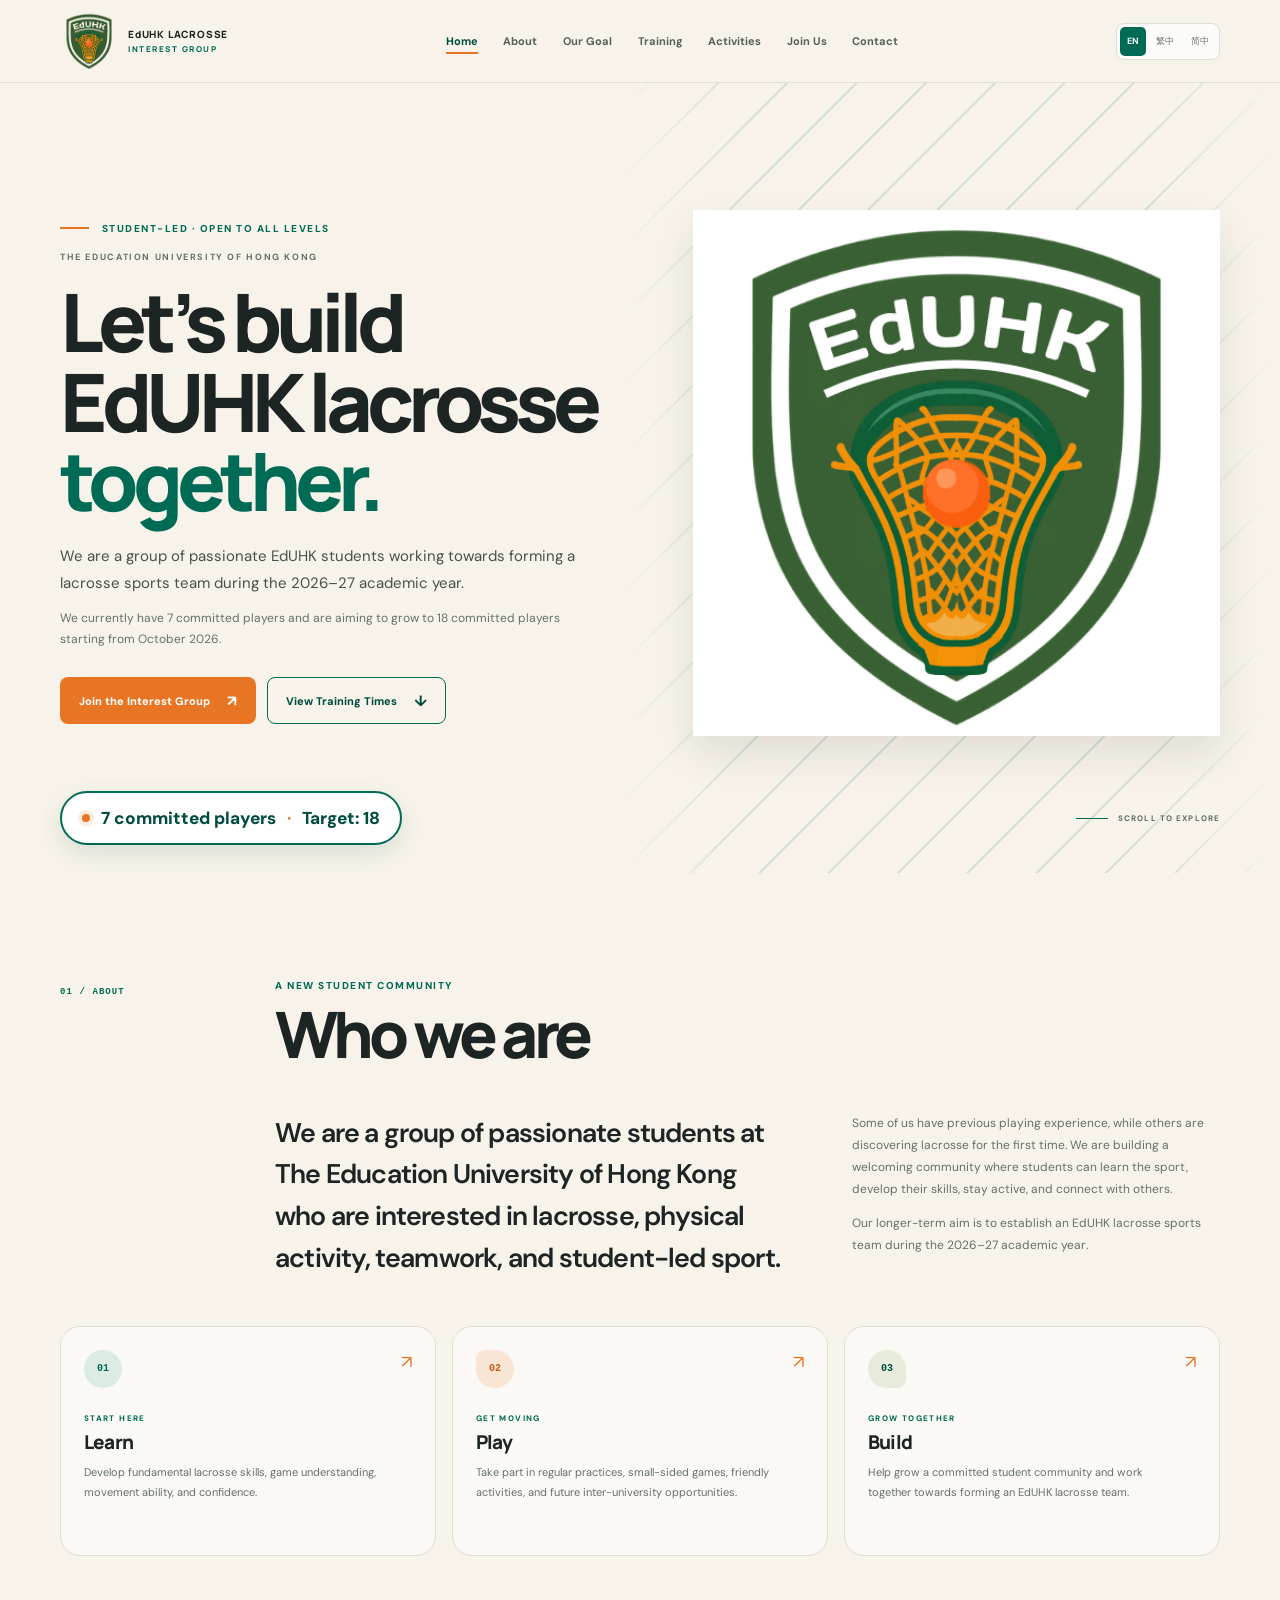
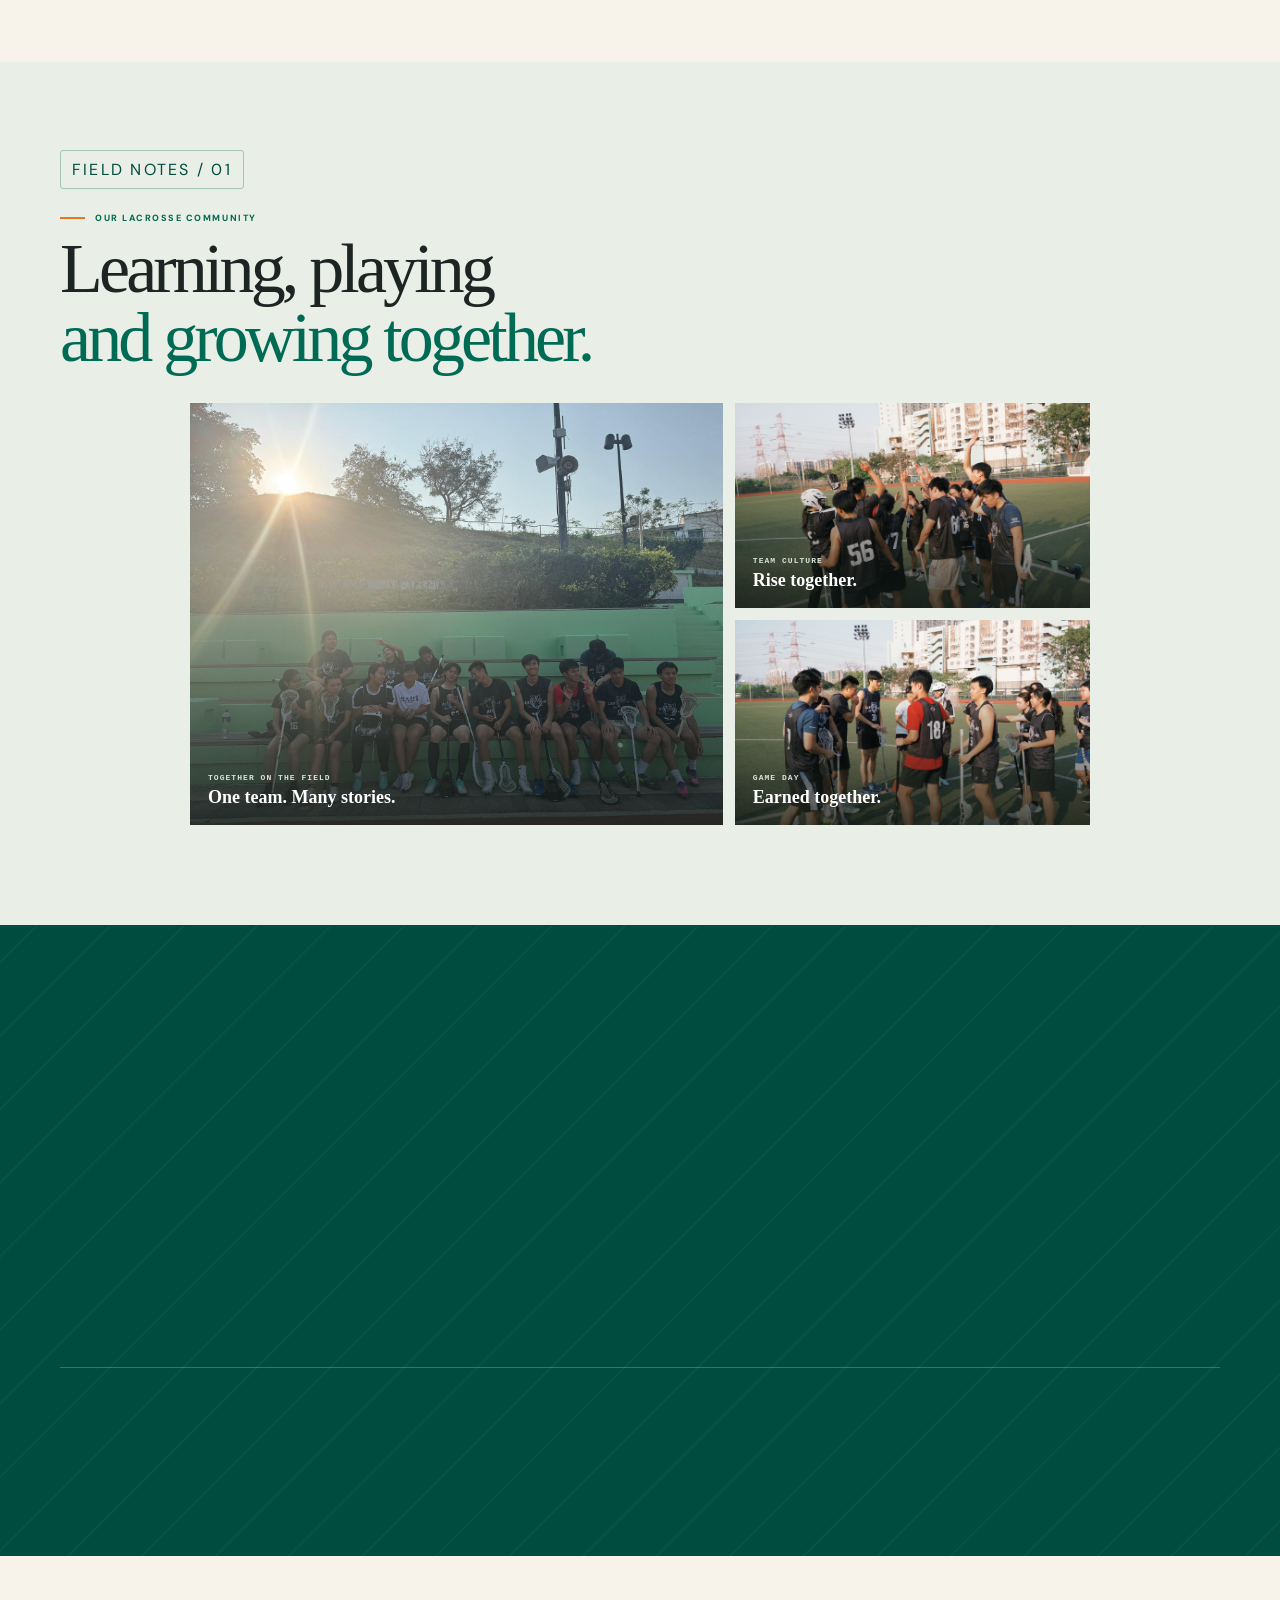
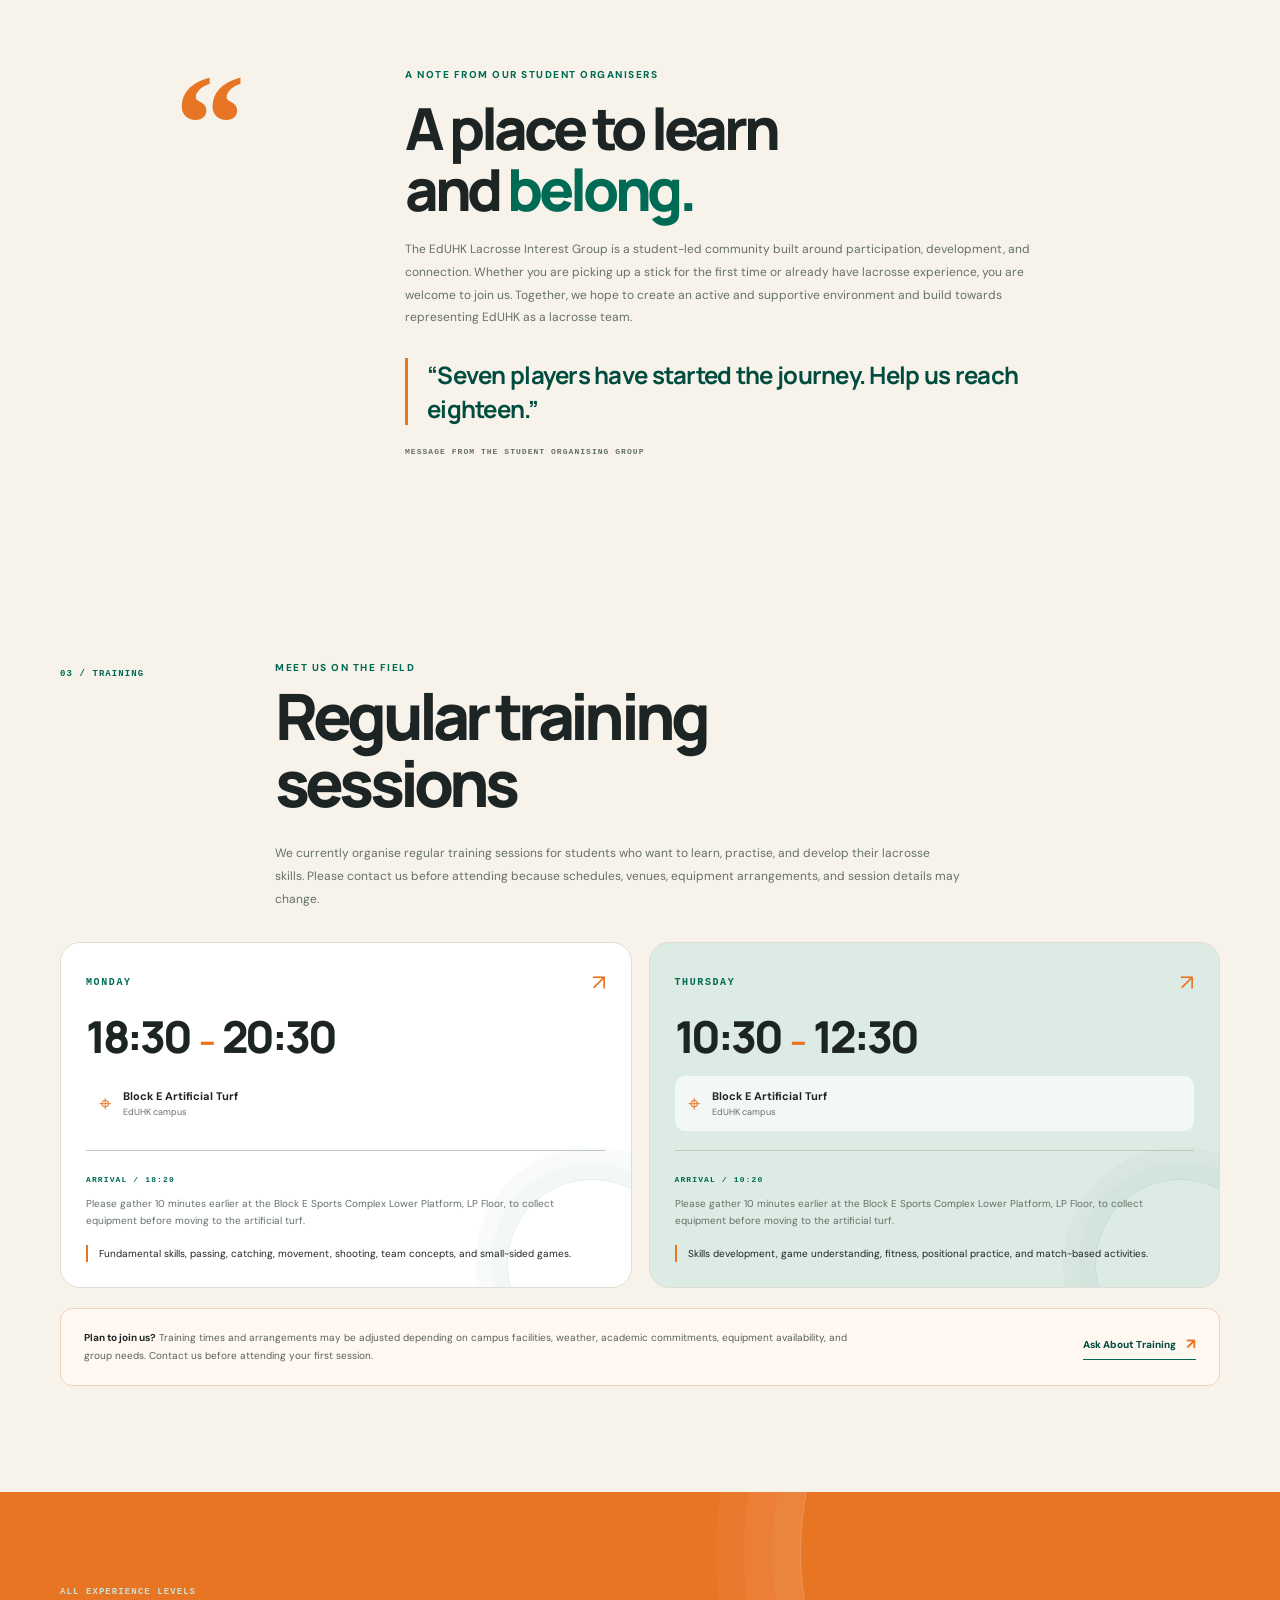
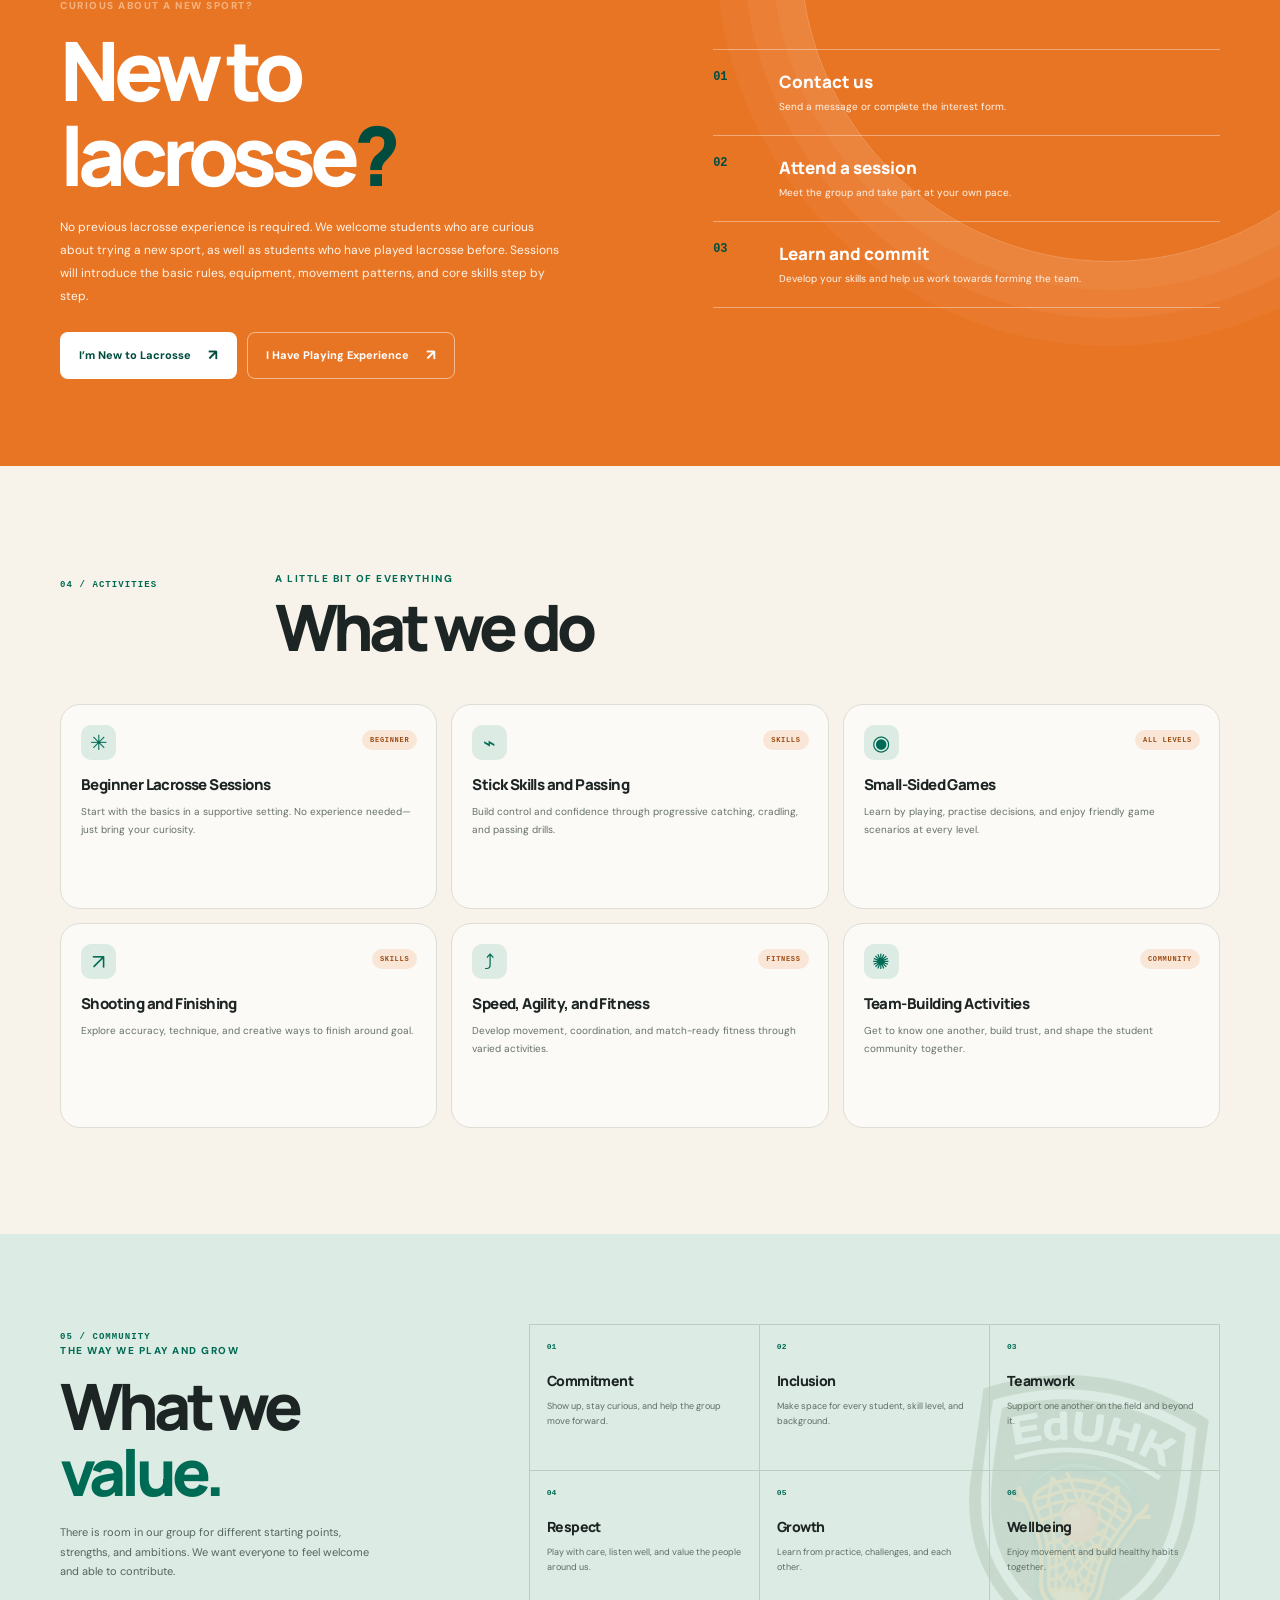
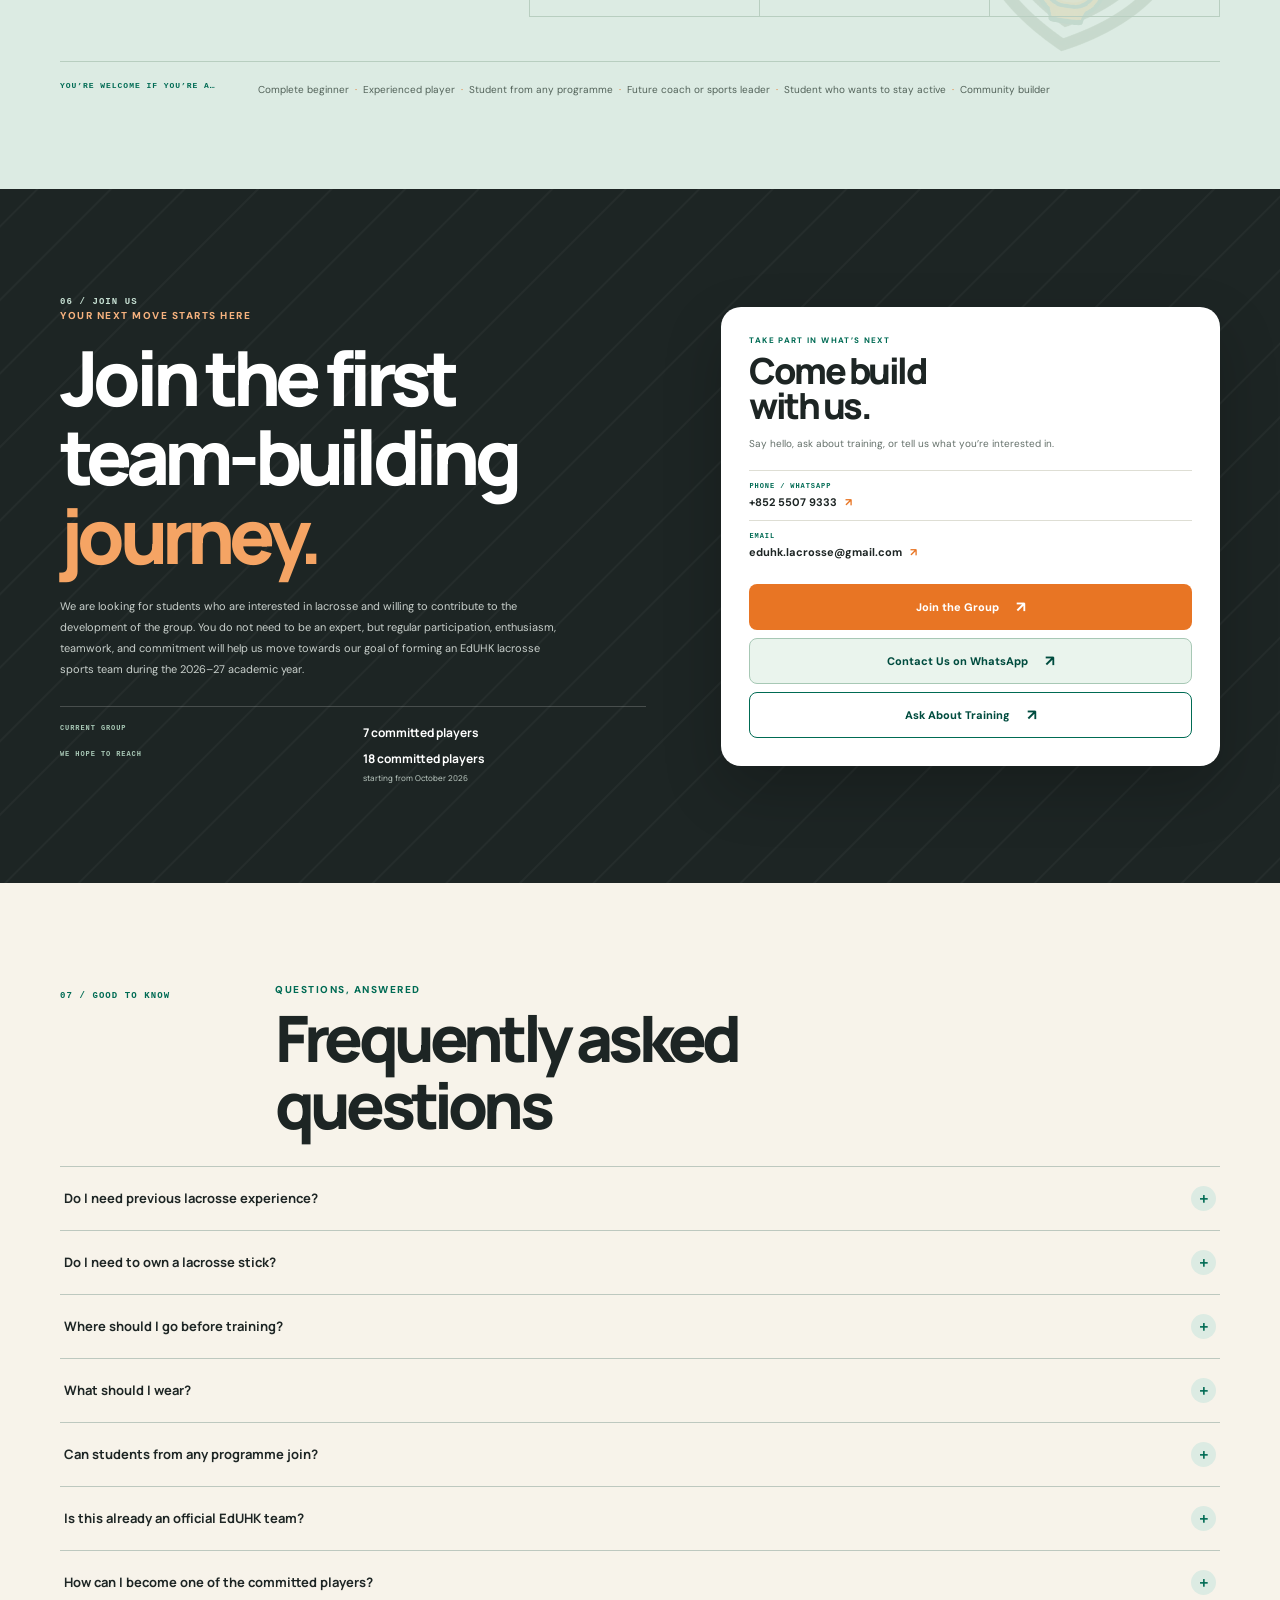
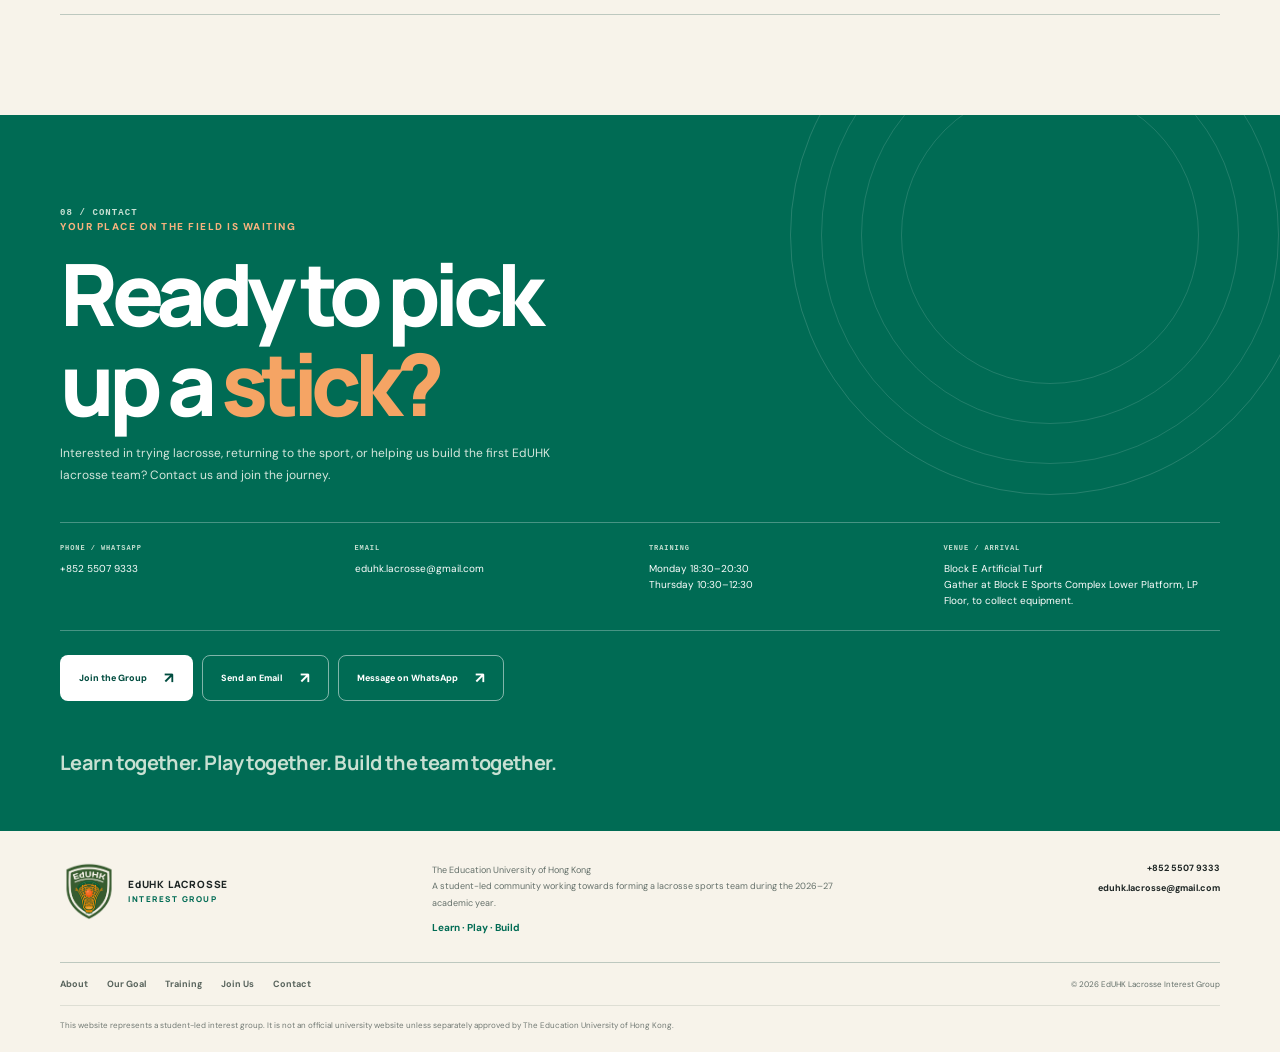
<file: index.html>
<!doctype html>
<html lang="en">
  <head>
    <meta charset="UTF-8" />
    <meta name="viewport" content="width=device-width, initial-scale=1.0" />
    <meta name="theme-color" content="#f7f3ea" />
    <meta name="description" content="Join the student-led EdUHK Lacrosse Interest Group. Learn the sport, meet teammates, and help build towards an EdUHK lacrosse team for 2026–27." />
    <title>EdUHK Lacrosse Interest Group</title>
    <link rel="stylesheet" href="style.css" />
    <script src="script.js" defer></script>
  </head>
  <body>
    <a class="skip-link" href="#main-content">Skip to content</a>
    <header class="site-header">
      <a class="brand" href="#home" aria-label="EdUHK Lacrosse Interest Group home"><img class="brand-mark" src="assets/img/emblem.png" alt="" /><span class="brand-name">EdUHK LACROSSE<small>INTEREST GROUP</small></span></a>
      <!-- Approved logo placement: insert an authorised EdUHK or group logo here only after approval. No official logo is used on this site. -->
      <button class="menu-toggle" type="button" aria-expanded="false" aria-controls="primary-navigation" aria-label="Open navigation"><span></span><span></span><span class="menu-label">Menu</span></button>
      <nav class="primary-navigation" id="primary-navigation" aria-label="Main navigation">
        <a href="#home">Home</a><a href="#about">About</a><a href="#goal">Our Goal</a><a href="#training">Training</a><a href="#activities">Activities</a><a href="#join">Join Us</a><a href="#contact">Contact</a>
      </nav>
      <div class="language-switcher" role="group" aria-label="Choose language">
        <button type="button" data-language="en" aria-pressed="false">EN</button>
        <button type="button" data-language="zh-hant" aria-pressed="false">繁中</button>
        <button type="button" data-language="zh-hans" aria-pressed="false">简中</button>
      </div>
    </header>

    <main id="main-content">
      <section class="hero" id="home" aria-labelledby="hero-title">
        <div class="hero-pattern" aria-hidden="true"></div>
        <div class="hero-content">
          <p class="eyebrow"><span class="eyebrow-line"></span> Student-led · Open to all levels</p>
          <p class="hero-label">THE EDUCATION UNIVERSITY OF HONG KONG</p>
          <h1 id="hero-title">Let’s build<br />EdUHK lacrosse<br /><span>together.</span></h1>
          <p class="hero-intro">We are a group of passionate EdUHK students working towards forming a lacrosse sports team during the 2026–27 academic year.</p>
          <p class="hero-detail">We currently have 7 committed players and are aiming to grow to 18 committed players starting from October 2026.</p>
          <div class="hero-actions"><a class="button button-primary" href="https://docs.google.com/forms/d/e/1FAIpQLScw_G3XYBwm4fAk4PmHPFVujRkLZhm_XG7UVZ4OKYPaZ5DOIA/viewform?usp=publish-editor" target="_blank" rel="noopener noreferrer">Join the Interest Group <span aria-hidden="true">↗</span></a><a class="button button-outline" href="#training">View Training Times <span aria-hidden="true">↓</span></a></div>
        </div>
        <div class="hero-visual">
          <img class="hero-emblem" src="assets/img/emblem.png" alt="EdUHK Lacrosse Emblemcrest showing the green-and-orange lacrosse crest" />
        </div>
        <div class="hero-bottom"><span class="status-badge"><span class="status-dot"></span> 7 committed players <b>·</b> Target: 18</span><a class="scroll-cue" href="#about"><span class="scroll-cue-line"></span> SCROLL TO EXPLORE</a></div>
      </section>

      <section class="section about-section" id="about" aria-labelledby="about-title">
        <div class="section-heading reveal"><p class="section-number">01 / ABOUT</p><div><p class="eyebrow">A new student community</p><h2 id="about-title">Who we are</h2></div></div>
        <div class="about-copy reveal"><p class="lead-copy">We are a group of passionate students at The Education University of Hong Kong who are interested in lacrosse, physical activity, teamwork, and student-led sport.</p><div class="about-copy-secondary"><p>Some of us have previous playing experience, while others are discovering lacrosse for the first time. We are building a welcoming community where students can learn the sport, develop their skills, stay active, and connect with others.</p><p>Our longer-term aim is to establish an EdUHK lacrosse sports team during the 2026–27 academic year.</p></div></div>
        <div class="feature-grid">
          <article class="feature-card reveal"><span class="feature-icon icon-learn" aria-hidden="true">01</span><p class="card-label">START HERE</p><h3>Learn</h3><p>Develop fundamental lacrosse skills, game understanding, movement ability, and confidence.</p><span class="card-arrow" aria-hidden="true">↗</span></article>
          <article class="feature-card reveal"><span class="feature-icon icon-play" aria-hidden="true">02</span><p class="card-label">GET MOVING</p><h3>Play</h3><p>Take part in regular practices, small-sided games, friendly activities, and future inter-university opportunities.</p><span class="card-arrow" aria-hidden="true">↗</span></article>
          <article class="feature-card reveal"><span class="feature-icon icon-build" aria-hidden="true">03</span><p class="card-label">GROW TOGETHER</p><h3>Build</h3><p>Help grow a committed student community and work together towards forming an EdUHK lacrosse team.</p><span class="card-arrow" aria-hidden="true">↗</span></article>
        </div>
      </section>

      <section class="team-gallery" aria-labelledby="team-gallery-title">
        <div class="gallery-inner">
          <div class="gallery-heading reveal"><p class="section-number">FIELD NOTES / 01</p><p class="eyebrow">OUR LACROSSE COMMUNITY</p><h2 id="team-gallery-title">Learning, playing<br /><em>and growing together.</em></h2></div>
          <div class="team-photo-grid">
            <figure class="team-photo team-photo-feature reveal"><img src="assets/img/gallery/01.jpg" alt="EdUHK lacrosse team posing together on the field after a competition" loading="lazy" /><figcaption><span>TOGETHER ON THE FIELD</span><b>One team. Many stories.</b></figcaption></figure>
            <figure class="team-photo reveal"><img src="assets/img/gallery/09.jpg" alt="Lacrosse players huddle together before a game" loading="lazy" /><figcaption><span>TEAM CULTURE</span><b>Rise together.</b></figcaption></figure>
            <figure class="team-photo reveal"><img src="assets/img/gallery/13.jpg" alt="EdUHK lacrosse players gathering for a team talk on the field" loading="lazy" /><figcaption><span>GAME DAY</span><b>Earned together.</b></figcaption></figure>
          </div>
        </div>
      </section>

      <section class="goal-section" id="goal" aria-labelledby="goal-title">
        <div class="goal-inner">
          <div class="goal-copy reveal"><p class="section-number section-number-light">02 / OUR GOAL</p><p class="eyebrow eyebrow-light">The journey to 2026–27</p><h2 id="goal-title">Help us<br />build the <em>team.</em></h2><p>We are currently building the foundation of the group. Every committed player brings us closer to forming an EdUHK lacrosse sports team in the 2026–27 academic year.</p><p class="target-period"><span class="target-pulse"></span> Growing from October 2026</p></div>
          <div class="progress-panel reveal"><div class="progress-header"><span>PLAYER PROGRESS</span><span>01 / 01</span></div><div class="progress-count"><strong>7</strong><span>of</span><strong>18</strong><span>committed players</span></div><div class="progress-track" role="progressbar" aria-label="Committed players towards the target of 18" aria-valuenow="7" aria-valuemin="0" aria-valuemax="18" aria-valuetext="7 of 18 committed players"><span class="progress-fill"></span></div><div class="progress-caption"><span>7 committed</span><span>11 to go</span></div><p class="progress-note">Help us turn a shared interest into a team.</p><a class="button button-light" href="#join">Become One of the 18 <span aria-hidden="true">↗</span></a></div>
          <div class="stats-row"><article class="stat-card reveal"><strong>7</strong><span>Current committed players</span></article><article class="stat-card reveal"><strong>18</strong><span>Target number of committed players</span></article><article class="stat-card reveal"><strong>26<span>–27</span></strong><span>Academic year goal</span></article></div>
        </div>
      </section>

      <section class="message-section section" aria-labelledby="message-title">
        <div class="message-mark" aria-hidden="true">“</div><div class="message-content reveal"><p class="eyebrow">A note from our student organisers</p><h2 id="message-title">A place to learn<br />and <em>belong.</em></h2><p>The EdUHK Lacrosse Interest Group is a student-led community built around participation, development, and connection. Whether you are picking up a stick for the first time or already have lacrosse experience, you are welcome to join us. Together, we hope to create an active and supportive environment and build towards representing EdUHK as a lacrosse team.</p><blockquote>“Seven players have started the journey. Help us reach eighteen.”</blockquote><span class="message-attribution">MESSAGE FROM THE STUDENT ORGANISING GROUP</span></div>
      </section>

      <section class="section training-section" id="training" aria-labelledby="training-title">
        <div class="section-heading reveal"><p class="section-number">03 / TRAINING</p><div><p class="eyebrow">Meet us on the field</p><h2 id="training-title">Regular training<br />sessions</h2></div></div>
        <p class="section-intro reveal">We currently organise regular training sessions for students who want to learn, practise, and develop their lacrosse skills. Please contact us before attending because schedules, venues, equipment arrangements, and session details may change.</p>
        <div class="schedule-grid">
          <article class="schedule-card reveal"><div class="schedule-top"><span class="day-label">MONDAY</span><span class="schedule-icon" aria-hidden="true">↗</span></div><p class="schedule-time">18:30<span>–</span>20:30</p><div class="schedule-location"><span class="location-pin" aria-hidden="true">⌖</span><div><strong>Block E Artificial Turf</strong><span>EdUHK campus</span></div></div><div class="arrival-note"><strong>ARRIVAL / 18:20</strong><p>Please gather 10 minutes earlier at the Block E Sports Complex Lower Platform, LP Floor, to collect equipment before moving to the artificial turf.</p></div><p class="session-description">Fundamental skills, passing, catching, movement, shooting, team concepts, and small-sided games.</p></article>
          <article class="schedule-card schedule-card-green reveal"><div class="schedule-top"><span class="day-label">THURSDAY</span><span class="schedule-icon" aria-hidden="true">↗</span></div><p class="schedule-time">10:30<span>–</span>12:30</p><div class="schedule-location"><span class="location-pin" aria-hidden="true">⌖</span><div><strong>Block E Artificial Turf</strong><span>EdUHK campus</span></div></div><div class="arrival-note"><strong>ARRIVAL / 10:20</strong><p>Please gather 10 minutes earlier at the Block E Sports Complex Lower Platform, LP Floor, to collect equipment before moving to the artificial turf.</p></div><p class="session-description">Skills development, game understanding, fitness, positional practice, and match-based activities.</p></article>
        </div>
        <aside class="training-foot reveal" aria-label="Training arrangements"><p><strong>Plan to join us?</strong> Training times and arrangements may be adjusted depending on campus facilities, weather, academic commitments, equipment availability, and group needs. Contact us before attending your first session.</p><a class="text-link" href="mailto:eduhk.lacrosse@gmail.com?subject=Question%20About%20Lacrosse%20Training">Ask About Training <span aria-hidden="true">↗</span></a></aside>
      </section>

      <section class="beginner-section" aria-labelledby="beginner-title"><div class="beginner-inner"><div class="beginner-copy reveal"><p class="section-number section-number-light">ALL EXPERIENCE LEVELS</p><p class="eyebrow eyebrow-light">Curious about a new sport?</p><h2 id="beginner-title">New to<br />lacrosse<span>?</span></h2><p>No previous lacrosse experience is required. We welcome students who are curious about trying a new sport, as well as students who have played lacrosse before. Sessions will introduce the basic rules, equipment, movement patterns, and core skills step by step.</p><div class="beginner-actions"><a class="button button-light" href="#join">I’m New to Lacrosse <span aria-hidden="true">↗</span></a><a class="button button-dark-outline" href="#join">I Have Playing Experience <span aria-hidden="true">↗</span></a></div></div><div class="steps-list"><article class="step-item reveal"><span>01</span><div><h3>Contact us</h3><p>Send a message or complete the interest form.</p></div></article><article class="step-item reveal"><span>02</span><div><h3>Attend a session</h3><p>Meet the group and take part at your own pace.</p></div></article><article class="step-item reveal"><span>03</span><div><h3>Learn and commit</h3><p>Develop your skills and help us work towards forming the team.</p></div></article></div></div></section>

      <section class="section activities-section" id="activities" aria-labelledby="activities-title"><div class="section-heading reveal"><p class="section-number">04 / ACTIVITIES</p><div><p class="eyebrow">A little bit of everything</p><h2 id="activities-title">What we do</h2></div></div><div class="activity-grid">
        <article class="activity-card reveal"><span class="activity-icon" aria-hidden="true">✳</span><span class="activity-tag">BEGINNER</span><h3>Beginner Lacrosse Sessions</h3><p>Start with the basics in a supportive setting. No experience needed—just bring your curiosity.</p></article>
        <article class="activity-card reveal"><span class="activity-icon" aria-hidden="true">⌁</span><span class="activity-tag">SKILLS</span><h3>Stick Skills and Passing</h3><p>Build control and confidence through progressive catching, cradling, and passing drills.</p></article>
        <article class="activity-card reveal"><span class="activity-icon" aria-hidden="true">◉</span><span class="activity-tag">ALL LEVELS</span><h3>Small-Sided Games</h3><p>Learn by playing, practise decisions, and enjoy friendly game scenarios at every level.</p></article>
        <article class="activity-card reveal"><span class="activity-icon" aria-hidden="true">↗</span><span class="activity-tag">SKILLS</span><h3>Shooting and Finishing</h3><p>Explore accuracy, technique, and creative ways to finish around goal.</p></article>
        <article class="activity-card reveal"><span class="activity-icon" aria-hidden="true">⤴</span><span class="activity-tag">FITNESS</span><h3>Speed, Agility, and Fitness</h3><p>Develop movement, coordination, and match-ready fitness through varied activities.</p></article>
        <article class="activity-card reveal"><span class="activity-icon" aria-hidden="true">✺</span><span class="activity-tag">COMMUNITY</span><h3>Team-Building Activities</h3><p>Get to know one another, build trust, and shape the student community together.</p></article>
      </div></section>

      <section class="values-section" aria-labelledby="values-title"><img class="values-emblem" src="assets/img/emblem.png" alt="" aria-hidden="true" /><div class="values-inner"><div class="values-heading reveal"><p class="section-number">05 / COMMUNITY</p><p class="eyebrow">The way we play and grow</p><h2 id="values-title">What we<br /><em>value.</em></h2><p>There is room in our group for different starting points, strengths, and ambitions. We want everyone to feel welcome and able to contribute.</p></div><div class="values-grid"><article class="value-item reveal"><span>01</span><h3>Commitment</h3><p>Show up, stay curious, and help the group move forward.</p></article><article class="value-item reveal"><span>02</span><h3>Inclusion</h3><p>Make space for every student, skill level, and background.</p></article><article class="value-item reveal"><span>03</span><h3>Teamwork</h3><p>Support one another on the field and beyond it.</p></article><article class="value-item reveal"><span>04</span><h3>Respect</h3><p>Play with care, listen well, and value the people around us.</p></article><article class="value-item reveal"><span>05</span><h3>Growth</h3><p>Learn from practice, challenges, and each other.</p></article><article class="value-item reveal"><span>06</span><h3>Wellbeing</h3><p>Enjoy movement and build healthy habits together.</p></article></div><div class="welcome-strip reveal"><strong>YOU’RE WELCOME IF YOU’RE A…</strong><p>Complete beginner <span>·</span> Experienced player <span>·</span> Student from any programme <span>·</span> Future coach or sports leader <span>·</span> Student who wants to stay active <span>·</span> Community builder</p></div></div></section>

      <section class="join-section" id="join" aria-labelledby="join-title"><div class="join-inner"><div class="join-copy reveal"><p class="section-number section-number-light">06 / JOIN US</p><p class="eyebrow eyebrow-light">Your next move starts here</p><h2 id="join-title">Join the first<br />team-building<br /><em>journey.</em></h2><p>We are looking for students who are interested in lacrosse and willing to contribute to the development of the group. You do not need to be an expert, but regular participation, enthusiasm, teamwork, and commitment will help us move towards our goal of forming an EdUHK lacrosse sports team during the 2026–27 academic year.</p><div class="join-target"><span>CURRENT GROUP</span><strong>7 committed players</strong><span>WE HOPE TO REACH</span><strong>18 committed players <small>starting from October 2026</small></strong></div></div><div class="join-card reveal"><p class="card-label">TAKE PART IN WHAT’S NEXT</p><h3>Come build<br />with us.</h3><p>Say hello, ask about training, or tell us what you’re interested in.</p><div class="contact-method"><span>PHONE / WHATSAPP</span><a href="tel:+85255079333">+852 5507 9333 <span aria-hidden="true">↗</span></a></div><div class="contact-method"><span>EMAIL</span><a href="mailto:eduhk.lacrosse@gmail.com">eduhk.lacrosse@gmail.com <span aria-hidden="true">↗</span></a></div><!-- Replace these contact actions with an approved Google Form, Instagram account, or student group-chat link when available. --><div class="join-buttons"><a class="button button-primary" href="https://docs.google.com/forms/d/e/1FAIpQLScw_G3XYBwm4fAk4PmHPFVujRkLZhm_XG7UVZ4OKYPaZ5DOIA/viewform?usp=publish-editor" target="_blank" rel="noopener noreferrer">Join the Group <span aria-hidden="true">↗</span></a><a class="button button-whatsapp" href="https://wa.me/85255079333" target="_blank" rel="noopener noreferrer">Contact Us on WhatsApp <span aria-hidden="true">↗</span></a><a class="button button-outline" href="mailto:eduhk.lacrosse@gmail.com?subject=Question%20About%20Lacrosse%20Training">Ask About Training <span aria-hidden="true">↗</span></a></div></div></div></section>

      <section class="section faq-section" aria-labelledby="faq-title"><div class="section-heading reveal"><p class="section-number">07 / GOOD TO KNOW</p><div><p class="eyebrow">Questions, answered</p><h2 id="faq-title">Frequently asked<br />questions</h2></div></div><div class="faq-list">
        <article class="faq-item reveal"><h3><button class="faq-question" type="button" aria-expanded="false" aria-controls="faq-answer-1" id="faq-question-1">Do I need previous lacrosse experience?<span aria-hidden="true">+</span></button></h3><div class="faq-answer" id="faq-answer-1" role="region" aria-labelledby="faq-question-1" hidden><p>No. Beginners are welcome, and we will introduce basic skills, rules, equipment, and game activities step by step.</p></div></article>
        <article class="faq-item reveal"><h3><button class="faq-question" type="button" aria-expanded="false" aria-controls="faq-answer-2" id="faq-question-2">Do I need to own a lacrosse stick?<span aria-hidden="true">+</span></button></h3><div class="faq-answer" id="faq-answer-2" role="region" aria-labelledby="faq-question-2" hidden><p>Not necessarily. Contact the organising group before attending so we can explain current equipment arrangements and availability. If you are browsing options, the <a href="https://www.nike.com/t/surge-lt-big-kids-lacrosse-complete-stick-hfMVWn" target="_blank" rel="noopener noreferrer">Nike Surge LT lacrosse stick</a> is one example—please check sizing and suitability with us before purchasing.</p></div></article>
        <article class="faq-item reveal"><h3><button class="faq-question" type="button" aria-expanded="false" aria-controls="faq-answer-3" id="faq-question-3">Where should I go before training?<span aria-hidden="true">+</span></button></h3><div class="faq-answer" id="faq-answer-3" role="region" aria-labelledby="faq-question-3" hidden><p>Gather at the Block E Sports Complex Lower Platform, LP Floor. We will collect equipment before going to the Block E Artificial Turf.</p></div></article>
        <article class="faq-item reveal"><h3><button class="faq-question" type="button" aria-expanded="false" aria-controls="faq-answer-4" id="faq-question-4">What should I wear?<span aria-hidden="true">+</span></button></h3><div class="faq-answer" id="faq-answer-4" role="region" aria-labelledby="faq-question-4" hidden><p>Wear comfortable sports clothing and suitable athletic shoes. Bring water and any personal sports equipment you already have.</p></div></article>
        <article class="faq-item reveal"><h3><button class="faq-question" type="button" aria-expanded="false" aria-controls="faq-answer-5" id="faq-question-5">Can students from any programme join?<span aria-hidden="true">+</span></button></h3><div class="faq-answer" id="faq-answer-5" role="region" aria-labelledby="faq-question-5" hidden><p>Yes. The group welcomes students from different programmes who are interested in learning, participating, and helping to build the community.</p></div></article>
        <article class="faq-item reveal"><h3><button class="faq-question" type="button" aria-expanded="false" aria-controls="faq-answer-6" id="faq-question-6">Is this already an official EdUHK team?<span aria-hidden="true">+</span></button></h3><div class="faq-answer" id="faq-answer-6" role="region" aria-labelledby="faq-question-6" hidden><p>We are currently a student-led lacrosse interest group working towards forming a sports team during the 2026–27 academic year. Official team status and future competitions will depend on the relevant approval and development process.</p></div></article>
        <article class="faq-item reveal"><h3><button class="faq-question" type="button" aria-expanded="false" aria-controls="faq-answer-7" id="faq-question-7">How can I become one of the committed players?<span aria-hidden="true">+</span></button></h3><div class="faq-answer" id="faq-answer-7" role="region" aria-labelledby="faq-question-7" hidden><p>Contact us by WhatsApp or email, attend training regularly, and speak with the organising group about your interest and availability.</p></div></article>
      </div></section>

      <section class="contact-section" id="contact" aria-labelledby="contact-title"><div class="contact-decoration" aria-hidden="true"><span></span><span></span><span></span></div><div class="contact-content reveal"><p class="section-number section-number-light">08 / CONTACT</p><p class="eyebrow eyebrow-light">Your place on the field is waiting</p><h2 id="contact-title">Ready to pick<br />up a <em>stick?</em></h2><p class="contact-intro">Interested in trying lacrosse, returning to the sport, or helping us build the first EdUHK lacrosse team? Contact us and join the journey.</p><div class="contact-overview"><div><span>PHONE / WHATSAPP</span><a href="tel:+85255079333">+852 5507 9333</a></div><div><span>EMAIL</span><a href="mailto:eduhk.lacrosse@gmail.com">eduhk.lacrosse@gmail.com</a></div><div><span>TRAINING</span><p>Monday 18:30–20:30<br />Thursday 10:30–12:30</p></div><div><span>VENUE / ARRIVAL</span><p>Block E Artificial Turf<br />Gather at Block E Sports Complex Lower Platform, LP Floor, to collect equipment.</p></div></div><div class="contact-actions"><a class="button button-light" href="mailto:eduhk.lacrosse@gmail.com?subject=Join%20EdUHK%20Lacrosse%20Interest%20Group">Join the Group <span aria-hidden="true">↗</span></a><a class="button button-dark-outline" href="mailto:eduhk.lacrosse@gmail.com">Send an Email <span aria-hidden="true">↗</span></a><a class="button button-dark-outline" href="https://wa.me/85255079333" target="_blank" rel="noopener noreferrer">Message on WhatsApp <span aria-hidden="true">↗</span></a></div><p class="final-line">Learn together. Play together. Build the team together.</p></div></section>
    </main>

    <footer class="site-footer"><div class="footer-main"><a class="brand footer-brand" href="#home" aria-label="EdUHK Lacrosse Interest Group home"><img class="brand-mark" src="assets/img/emblem.png" alt="" /><span class="brand-name">EdUHK LACROSSE<small>INTEREST GROUP</small></span></a><p>The Education University of Hong Kong<br />A student-led community working towards forming a lacrosse sports team during the 2026–27 academic year.<br /><strong class="footer-tagline">Learn · Play · Build</strong></p><div class="footer-contact"><a href="tel:+85255079333">+852 5507 9333</a><a href="mailto:eduhk.lacrosse@gmail.com">eduhk.lacrosse@gmail.com</a></div></div><div class="footer-bottom"><nav aria-label="Footer navigation"><a href="#about">About</a><a href="#goal">Our Goal</a><a href="#training">Training</a><a href="#join">Join Us</a><a href="#contact">Contact</a></nav><p>© <span id="current-year"></span> EdUHK Lacrosse Interest Group</p></div><p class="disclaimer">This website represents a student-led interest group. It is not an official university website unless separately approved by The Education University of Hong Kong.</p></footer>
  </body>
</html>
</file>
<file: style.css>
@import url('https://fonts.googleapis.com/css2?family=DM+Sans:wght@400;500;600;700&family=Manrope:wght@400;500;600;700;800&display=swap');

:root {
  --orange: #e87524;
  --green: #006b54;
  --green-dark: #004c3f;
  --cream: #f7f3ea;
  --charcoal: #1d2524;
  --light-green: #dcebe3;
  --white: #fff;
  --muted: #64706a;
  --line: #deded4;
  --line-dark: #bdc8bf;
  --shadow: 0 18px 50px rgba(29, 37, 36, .09);
  --radius-sm: 12px;
  --radius-md: 20px;
  --radius-lg: 28px;
  --content: 1160px;
  --sans: 'DM Sans', 'Avenir Next', Avenir, sans-serif;
  --display: 'Manrope', 'DM Sans', sans-serif;
  --space-1: 8px;
  --serif: 'Iowan Old Style', 'Baskerville', 'Palatino Linotype', Georgia, serif;
  --space-3: 24px;
  --space-4: 40px;
  --space-5: 64px;
  --space-6: 100px;
  --border: 1px solid var(--line);
  font-family: var(--sans);
  color: var(--charcoal);
  background: var(--cream);
  font-synthesis: none;
  text-rendering: optimizeLegibility;
  -webkit-font-smoothing: antialiased;
  -moz-osx-font-smoothing: grayscale;
}

*, *::before, *::after { box-sizing: border-box; }
html { scroll-behavior: smooth; scroll-padding-top: 96px; }
body { min-width: 320px; margin: 0; background: var(--cream); color: var(--charcoal); }
a { color: inherit; text-decoration: none; }
button { color: inherit; font: inherit; }
img, svg { max-width: 100%; }
:focus-visible { outline: 3px solid var(--orange); outline-offset: 4px; }
::selection { background: var(--green); color: var(--white); }
[id] { scroll-margin-top: 96px; }
.skip-link { position: fixed; z-index: 100; top: 12px; left: 12px; padding: 12px 18px; transform: translateY(-160%); border-radius: 7px; background: var(--charcoal); color: var(--white); }
.skip-link:focus { transform: translateY(0); }
.site-header { position: sticky; z-index: 50; top: 0; min-height: 82px; display: flex; align-items: center; justify-content: space-between; padding: 12px max(32px, calc((100vw - var(--content)) / 2)); border-bottom: 1px solid rgba(29, 37, 36, .09); background: rgba(247, 243, 234, .96); backdrop-filter: blur(14px); }
.brand { display: inline-flex; align-items: center; gap: 10px; flex: 0 0 auto; }
.brand-mark { width: 58px; height: 58px; display: block; flex: 0 0 auto; object-fit: contain; mix-blend-mode: multiply; }
.brand-name { display: flex; flex-direction: column; gap: 4px; font: 800 10px/1.15 var(--display); letter-spacing: .08em; white-space: nowrap; }
.brand-name small { color: var(--green); font-size: 8px; letter-spacing: .19em; }
.primary-navigation { display: flex; align-items: center; gap: clamp(13px, 2vw, 27px); }
.primary-navigation a { position: relative; padding: 9px 0; color: #56605b; font-size: 11px; font-weight: 700; transition: color 160ms ease; }
.primary-navigation a::after { position: absolute; right: 0; bottom: 3px; left: 0; height: 2px; transform: scaleX(0); transform-origin: left; background: var(--orange); content: ''; transition: transform 180ms ease; }
.primary-navigation a:hover, .primary-navigation a[aria-current='location'] { color: var(--green-dark); }
.primary-navigation a:hover::after, .primary-navigation a[aria-current='location']::after { transform: scaleX(1); }
.language-switcher { display: inline-flex; flex: 0 0 auto; gap: 3px; padding: 3px; border: 1px solid var(--line); border-radius: 8px; background: rgba(255, 255, 255, .7); }
.language-switcher button { min-height: 29px; padding: 5px 7px; border: 0; border-radius: 5px; background: transparent; color: var(--muted); cursor: pointer; font: 700 9px/1 var(--sans); }
.language-switcher button:hover { color: var(--green-dark); }
.language-switcher button[aria-pressed='true'] { background: var(--green); color: var(--white); }
.menu-toggle { display: none; }
.hero { position: relative; min-height: min(790px, calc(100svh - 82px)); display: grid; grid-template-columns: 1.08fr .92fr; align-items: center; gap: 15px; overflow: hidden; padding: 86px max(32px, calc((100vw - var(--content)) / 2)) 96px; background: var(--cream); }
.hero-pattern { position: absolute; z-index: 0; inset: 0 0 0 48%; opacity: .15; background: repeating-linear-gradient(135deg, transparent 0 23px, var(--green) 24px 25px, transparent 26px 49px); mask-image: linear-gradient(90deg, transparent, black 22%, black 78%, transparent); pointer-events: none; }
.hero-content { position: relative; z-index: 2; max-width: 610px; }
.eyebrow { margin: 0 0 16px; color: var(--green); font-size: 10px; font-weight: 800; letter-spacing: .15em; text-transform: uppercase; }
.eyebrow-line { display: inline-block; width: 29px; height: 2px; margin: 0 9px 3px 0; background: var(--orange); }
.hero-label { margin: 0 0 19px; color: var(--muted); font-size: 9px; font-weight: 700; letter-spacing: .18em; }
.hero h1, .section h2, .goal-section h2, .beginner-section h2, .values-heading h2, .join-section h2, .contact-section h2 { margin: 0; font-family: var(--display); font-weight: 800; letter-spacing: -.075em; }
.hero h1 { font-size: clamp(52px, 6.3vw, 88px); line-height: .99; }
.hero h1 span { color: var(--green); }
.hero-intro { max-width: 525px; margin: 22px 0 11px; color: #47524c; font-size: 15px; line-height: 1.8; }
.hero-detail { max-width: 500px; margin: 0; color: var(--muted); font-size: 12px; line-height: 1.75; }
.hero-actions { display: flex; flex-wrap: wrap; gap: 11px; margin-top: 27px; }
.button { min-height: 47px; display: inline-flex; align-items: center; justify-content: center; gap: 17px; padding: 12px 18px; border: 1px solid transparent; border-radius: 8px; font-size: 11px; font-weight: 800; transition: transform 170ms ease, box-shadow 170ms ease, background 170ms ease, color 170ms ease; }
.button:hover { transform: translateY(-2px); box-shadow: 0 8px 20px rgba(29, 37, 36, .12); }
.button span { font-size: 15px; }
.button-primary { background: var(--orange); color: var(--white); }
.button-primary:hover { background: #cf6219; }
.button-outline { border-color: var(--green); background: transparent; color: var(--green-dark); }
.button-outline:hover { background: var(--light-green); }
.button-light { background: var(--white); color: var(--green-dark); }
.button-light:hover { background: var(--light-green); }
.button-dark-outline { border-color: rgba(255, 255, 255, .5); background: transparent; color: var(--white); }
.button-dark-outline:hover { border-color: var(--white); background: rgba(255, 255, 255, .09); }
.button-whatsapp { border-color: #a7c8b5; background: #eaf4ed; color: var(--green-dark); }
.hero-visual { position: relative; z-index: 2; width: min(100%, 530px); justify-self: end; background: var(--white); box-shadow: 0 18px 38px rgba(29, 37, 36, .1); }
.hero-emblem { width: 100%; height: auto; display: block; mix-blend-mode: normal; }
.hero-bottom { position: absolute; right: max(32px, calc((100vw - var(--content)) / 2)); bottom: 28px; left: max(32px, calc((100vw - var(--content)) / 2)); display: flex; align-items: center; justify-content: space-between; }
.status-badge { display: inline-flex; align-items: center; gap: 11px; padding: 14px 20px; border: 2px solid var(--green); border-radius: 40px; background: var(--white); color: var(--green-dark); box-shadow: 0 8px 24px rgba(0, 76, 63, .12); font-size: clamp(14px, 1.35vw, 18px); font-weight: 800; }
.status-badge b { color: var(--orange); }
.status-dot, .target-pulse { width: 8px; height: 8px; border-radius: 50%; background: var(--orange); box-shadow: 0 0 0 4px rgba(232, 117, 36, .14); }
.scroll-cue { display: flex; align-items: center; gap: 10px; color: var(--muted); font-size: 8px; font-weight: 800; letter-spacing: .14em; }
.scroll-cue-line { width: 32px; height: 1px; background: var(--green); }
.section { width: min(var(--content), calc(100% - 64px)); margin-inline: auto; padding-block: 106px; }
.section-heading { display: grid; grid-template-columns: 190px 1fr; align-items: start; gap: 25px; margin-bottom: 44px; }
.section-number { margin: 7px 0 0; color: var(--green); font: 800 9px/1.4 monospace; letter-spacing: .12em; }
.section-heading .eyebrow { margin-bottom: 9px; }
.section h2, .goal-section h2, .beginner-section h2, .values-heading h2, .join-section h2, .contact-section h2 { font-size: clamp(40px, 5vw, 65px); line-height: 1.04; }
.about-copy { display: grid; grid-template-columns: 1fr .72fr; gap: 65px; margin: 0 0 47px 215px; }
.lead-copy { margin: 0; font-size: clamp(19px, 2.2vw, 27px); font-weight: 600; line-height: 1.55; letter-spacing: -.03em; }
.about-copy-secondary p { margin: 0 0 12px; color: var(--muted); font-size: 12px; line-height: 1.85; }
.about-copy-secondary p:last-child { margin-bottom: 0; }
.feature-grid { display: grid; grid-template-columns: repeat(3, 1fr); gap: 16px; }
.feature-card { position: relative; min-height: 230px; padding: 23px; border: var(--border); border-radius: var(--radius-md); background: rgba(255, 255, 255, .56); transition: transform 180ms ease, box-shadow 180ms ease, border-color 180ms ease; }
.feature-card:hover { transform: translateY(-4px); border-color: #bbcdbf; box-shadow: var(--shadow); }
.feature-icon { width: 38px; height: 38px; display: grid; place-items: center; margin-bottom: 25px; border-radius: 50%; background: var(--light-green); color: var(--green); font: 800 10px monospace; }
.icon-play { border-radius: 9px 50% 50% 50%; background: #f9e5d3; color: #bd5e1b; }
.icon-build { border-radius: 50% 50% 9px 50%; background: #e7ebdc; color: var(--green-dark); }
.card-label { margin: 0 0 8px; color: var(--green); font-size: 8px; font-weight: 800; letter-spacing: .17em; }
.feature-card h3, .activity-card h3, .value-item h3 { margin: 0 0 9px; font: 800 19px/1.2 var(--display); letter-spacing: -.04em; }
.feature-card > p:last-of-type { max-width: 300px; margin: 0; color: var(--muted); font-size: 11px; line-height: 1.8; }
.card-arrow { position: absolute; top: 23px; right: 23px; color: var(--orange); font-size: 18px; }
.goal-section { position: relative; overflow: hidden; background: var(--green-dark); color: var(--white); }
.goal-section::before, .join-section::before { position: absolute; inset: 0; background: repeating-linear-gradient(135deg, transparent 0 25px, rgba(255, 255, 255, .035) 26px 27px, transparent 28px 52px); content: ''; pointer-events: none; }
.goal-inner { position: relative; width: min(var(--content), calc(100% - 64px)); display: grid; grid-template-columns: .9fr 1.1fr; gap: 35px 80px; margin: auto; padding: 88px 0 83px; }
.section-number-light { color: #c7e0d3; }
.eyebrow-light { color: #f6b27e; }
.goal-copy h2 { margin: 0 0 23px; }
.goal-section h2 em, .join-section h2 em, .contact-section h2 em { color: #f5a464; font-style: normal; }
.goal-copy > p:not(.section-number):not(.eyebrow) { max-width: 430px; margin: 0; color: #d1e1d8; font-size: 12px; line-height: 1.9; }
.target-period { display: flex; align-items: center; gap: 12px; margin-top: 23px !important; color: var(--white) !important; font-weight: 700; }
.target-pulse { background: #a8d1b8; box-shadow: 0 0 0 4px rgba(168, 209, 184, .17); }
.progress-panel { align-self: center; padding: 29px; border: 1px solid rgba(255, 255, 255, .23); border-radius: var(--radius-md); background: rgba(255, 255, 255, .07); }
.progress-header, .progress-caption { display: flex; justify-content: space-between; color: #c7e0d3; font: 8px/1.3 monospace; letter-spacing: .12em; }
.progress-count { display: flex; align-items: baseline; gap: 11px; margin: 20px 0; }
.progress-count strong { color: var(--white); font: 800 clamp(45px, 6vw, 68px)/1 var(--display); letter-spacing: -.08em; }
.progress-count span { color: #c7e0d3; font-size: 11px; }
.progress-track { height: 13px; overflow: hidden; border-radius: 20px; background: rgba(255, 255, 255, .18); }
.progress-fill { width: 38.8889%; height: 100%; display: block; border-radius: inherit; background: linear-gradient(90deg, var(--orange), #f6a24e); }
.progress-caption { margin-top: 9px; color: #e1eee6; font-size: 9px; letter-spacing: 0; }
.progress-note { margin: 20px 0; color: #d1e1d8; font-size: 11px; }
.stats-row { grid-column: 1 / -1; display: grid; grid-template-columns: repeat(3, 1fr); border-top: 1px solid rgba(255, 255, 255, .22); }
.stat-card { min-height: 105px; display: flex; flex-direction: column; gap: 6px; padding: 20px 25px 0 0; }
.stat-card + .stat-card { padding-left: 25px; border-left: 1px solid rgba(255, 255, 255, .22); }
.stat-card strong { font: 800 33px/1 var(--display); letter-spacing: -.07em; }
.stat-card strong span { color: #f5a464; }
.stat-card > span { color: #c7e0d3; font-size: 10px; }
.message-section { position: relative; display: grid; grid-template-columns: 190px minmax(0, 700px); justify-content: center; gap: 40px; padding-block: 112px; }
.message-mark { color: var(--orange); font: 800 140px/.8 Georgia, serif; }
.message-content h2 { margin: 0 0 18px; font: 800 clamp(38px, 4.7vw, 58px)/1.06 var(--display); letter-spacing: -.07em; }
.message-content h2 em { color: var(--green); font-style: normal; }
.message-content > p:not(.eyebrow) { max-width: 650px; margin: 0; color: var(--muted); font-size: 12px; line-height: 1.9; }
.message-content blockquote { margin: 29px 0 13px; padding-left: 19px; border-left: 3px solid var(--orange); color: var(--green-dark); font: 700 clamp(19px, 2vw, 24px)/1.4 var(--display); letter-spacing: -.03em; }
.message-attribution { color: var(--muted); font: 800 8px/1.4 monospace; letter-spacing: .13em; }
.training-section { padding-top: 90px; }
.section-intro { max-width: 685px; margin: -18px 0 31px 215px; color: var(--muted); font-size: 12px; line-height: 1.9; }
.schedule-grid { display: grid; grid-template-columns: repeat(2, 1fr); gap: 17px; }
.schedule-card { position: relative; overflow: hidden; padding: 25px; border: var(--border); border-radius: var(--radius-md); background: var(--white); }
.schedule-card::after { position: absolute; right: -46px; bottom: -62px; width: 170px; height: 170px; border: 1px solid rgba(0, 107, 84, .1); border-radius: 50%; box-shadow: 0 0 0 16px rgba(0, 107, 84, .025), 0 0 0 32px rgba(0, 107, 84, .025); content: ''; }
.schedule-card-green { background: var(--light-green); }
.schedule-top { display: flex; align-items: center; justify-content: space-between; }
.day-label { color: var(--green); font: 800 10px monospace; letter-spacing: .16em; }
.schedule-icon { color: var(--orange); font-size: 22px; }
.schedule-time { display: flex; gap: 9px; align-items: baseline; margin: 17px 0 18px; font: 800 clamp(30px, 4vw, 44px)/1 var(--display); letter-spacing: -.07em; }
.schedule-time span { color: var(--orange); font-size: .7em; }
.schedule-location { position: relative; z-index: 1; display: flex; gap: 12px; align-items: center; margin-bottom: 19px; padding: 13px; border-radius: 10px; background: rgba(255, 255, 255, .66); }
.location-pin { color: var(--orange); font-size: 22px; }
.schedule-location div { display: grid; gap: 3px; }
.schedule-location strong { font-size: 11px; }
.schedule-location div span { color: var(--muted); font-size: 9px; }
.arrival-note { position: relative; z-index: 1; padding-top: 15px; border-top: 1px solid var(--line-dark); }
.arrival-note strong { color: var(--green); font: 800 8px monospace; letter-spacing: .14em; }
.arrival-note p, .session-description { margin: 8px 0 0; color: var(--muted); font-size: 10px; line-height: 1.75; }
.session-description { position: relative; z-index: 1; margin-top: 15px; padding-left: 11px; border-left: 2px solid var(--orange); color: var(--charcoal); }
.training-foot { display: flex; align-items: center; justify-content: space-between; gap: 25px; margin-top: 20px; padding: 20px 23px; border: 1px solid #efd2bb; border-radius: var(--radius-sm); background: #fff8f0; }
.training-foot p { max-width: 770px; margin: 0; color: #58615a; font-size: 10px; line-height: 1.8; }
.training-foot strong { color: var(--charcoal); }
.text-link { flex: 0 0 auto; display: inline-flex; gap: 10px; align-items: center; padding-bottom: 5px; border-bottom: 1px solid var(--green); color: var(--green-dark); font-size: 10px; font-weight: 800; }
.text-link span { color: var(--orange); font-size: 15px; }
.beginner-section { position: relative; overflow: hidden; background: var(--orange); color: var(--white); }
.beginner-inner { position: relative; width: min(var(--content), calc(100% - 64px)); display: grid; grid-template-columns: 1fr .9fr; gap: 90px; margin: auto; padding: 87px 0; }
.beginner-section::before { position: absolute; top: -250px; right: -140px; width: 620px; height: 620px; border: 1px solid rgba(255, 255, 255, .24); border-radius: 50%; box-shadow: 0 0 0 28px rgba(255,255,255,.04), 0 0 0 56px rgba(255,255,255,.04), 0 0 0 84px rgba(255,255,255,.04); content: ''; }
.beginner-section h2 { margin-bottom: 18px; font-size: clamp(53px, 6.6vw, 82px); }
.beginner-section h2 span { color: var(--green-dark); }
.beginner-copy > p:not(.section-number):not(.eyebrow) { max-width: 500px; margin: 0; color: #fff5eb; font-size: 12px; line-height: 1.9; }
.beginner-actions { display: flex; flex-wrap: wrap; gap: 10px; margin-top: 24px; }
.steps-list { align-self: center; border-top: 1px solid rgba(255, 255, 255, .38); }
.step-item { display: grid; grid-template-columns: 51px 1fr; gap: 15px; padding: 20px 0; border-bottom: 1px solid rgba(255, 255, 255, .38); }
.step-item > span { color: var(--green-dark); font: 800 12px monospace; }
.step-item h3 { margin: 0 0 5px; font: 800 17px var(--display); }
.step-item p { margin: 0; color: #fff5eb; font-size: 10px; line-height: 1.7; }
.activities-section { padding-top: 106px; }
.activity-grid { display: grid; grid-template-columns: repeat(3, 1fr); gap: 14px; }
.activity-card { position: relative; min-height: 205px; padding: 20px; border: var(--border); border-radius: var(--radius-md); background: rgba(255, 255, 255, .63); transition: transform 180ms ease, box-shadow 180ms ease, background 180ms ease; }
.activity-card:hover { transform: translateY(-4px); background: var(--white); box-shadow: var(--shadow); }
.activity-icon { width: 35px; height: 35px; display: grid; place-items: center; margin-bottom: 16px; border-radius: 10px; background: var(--light-green); color: var(--green); font-size: 21px; }
.activity-tag { position: absolute; top: 25px; right: 19px; padding: 6px 8px; border-radius: 30px; background: #f9e6d7; color: #9e4c14; font: 800 7px monospace; letter-spacing: .1em; }
.activity-card h3 { max-width: 220px; font-size: 15px; }
.activity-card p { margin: 0; color: var(--muted); font-size: 10px; line-height: 1.75; }
.team-gallery { overflow: hidden; background: #e9eee6; color: var(--ink); }
.gallery-inner { width: min(var(--content), calc(100% - 64px)); margin-inline: auto; padding-block: 88px 100px; }
.gallery-heading { margin-bottom: 31px; }
.gallery-heading .section-number { width: fit-content; margin: 0; padding: 8px 11px; border: 1px solid rgba(0, 107, 84, .3); border-radius: 3px; color: var(--green-dark); font: 800 8px/1 var(--mono); letter-spacing: .14em; }
.gallery-heading .eyebrow { display: flex; align-items: center; gap: 10px; margin: 23px 0 11px; color: var(--green); font-size: 9px; letter-spacing: .17em; }
.gallery-heading .eyebrow::before { width: 25px; height: 2px; background: var(--orange); content: ''; }
.gallery-heading h2 { margin: 0; font: 400 clamp(42px, 6vw, 70px)/.98 var(--serif); letter-spacing: -.055em; }
.gallery-heading h2 em { color: var(--green); font-style: normal; }
.team-photo-grid { width: min(100%, 900px); display: grid; grid-template-columns: minmax(0, 1.2fr) minmax(0, .8fr); grid-template-rows: repeat(2, 205px); gap: 12px; margin-inline: auto; }
.team-photo { min-width: 0; min-height: 0; position: relative; overflow: hidden; margin: 0; background: var(--green-dark); }
.team-photo-feature { grid-row: 1 / 3; }
.team-photo img { width: 100%; height: 100%; display: block; object-fit: cover; transition: transform 450ms ease; }
.team-photo:hover img { transform: scale(1.035); }
.team-photo::after { position: absolute; inset: 35% 0 0; background: linear-gradient(transparent, rgba(16, 24, 20, .76)); content: ''; pointer-events: none; }
.team-photo figcaption { position: absolute; z-index: 1; right: 18px; bottom: 17px; left: 18px; display: grid; gap: 5px; color: var(--white); }
.team-photo figcaption span { color: #d5e4d9; font: 800 8px monospace; letter-spacing: .13em; }
.team-photo figcaption b { font: 700 18px var(--serif); }
.values-section { position: relative; overflow: hidden; background: var(--light-green); }
.values-emblem { position: absolute; top: 50%; right: max(4%, calc((100vw - var(--content)) / 2 - 150px)); width: clamp(190px, 23vw, 300px); opacity: .12; mix-blend-mode: multiply; transform: translateY(-50%) rotate(8deg); pointer-events: none; }
.values-inner { position: relative; z-index: 1; width: min(var(--content), calc(100% - 64px)); display: grid; grid-template-columns: .72fr 1.28fr; gap: 44px 80px; margin: auto; padding: 90px 0; }
.values-heading h2 { margin: 0 0 17px; }
.values-heading h2 em { color: var(--green); font-style: normal; }
.values-heading > p:last-child { max-width: 310px; margin: 0; color: #53665c; font-size: 11px; line-height: 1.8; }
.values-grid { display: grid; grid-template-columns: repeat(3, 1fr); border-top: 1px solid #b8cec0; border-left: 1px solid #b8cec0; }
.value-item { min-height: 146px; padding: 17px; border-right: 1px solid #b8cec0; border-bottom: 1px solid #b8cec0; }
.value-item > span { display: block; margin-bottom: 22px; color: var(--green); font: 800 8px monospace; }
.value-item h3 { font-size: 14px; }
.value-item p { margin: 0; color: #5e6d63; font-size: 9px; line-height: 1.65; }
.welcome-strip { grid-column: 1 / -1; display: grid; grid-template-columns: 180px 1fr; gap: 18px; align-items: start; padding-top: 18px; border-top: 1px solid #b8cec0; }
.welcome-strip strong { color: var(--green); font: 800 8px/1.6 monospace; letter-spacing: .12em; }
.welcome-strip p { margin: 0; color: #526259; font-size: 10px; line-height: 1.9; }
.welcome-strip p span { color: var(--orange); padding-inline: 3px; }
.join-section { position: relative; overflow: hidden; background: var(--charcoal); color: var(--white); }
.join-inner { position: relative; width: min(var(--content), calc(100% - 64px)); display: grid; grid-template-columns: 1fr .85fr; align-items: center; gap: 75px; margin: auto; padding: 100px 0; }
.join-copy h2 { margin-bottom: 21px; font-size: clamp(48px, 6vw, 76px); }
.join-copy > p:not(.section-number):not(.eyebrow) { max-width: 510px; margin: 0; color: #c9d0cc; font-size: 11px; line-height: 1.9; }
.join-target { display: grid; grid-template-columns: 1fr 1fr; gap: 9px 20px; margin-top: 27px; padding-top: 17px; border-top: 1px solid rgba(255, 255, 255, .19); }
.join-target > span { color: #a9c9b7; font: 800 7px monospace; letter-spacing: .13em; }
.join-target > strong { font: 700 12px var(--display); }
.join-target > strong small { display: block; margin-top: 5px; color: #aebbb4; font-size: 8px; font-weight: 500; }
.join-card { padding: 28px; border-radius: var(--radius-md); background: var(--white); color: var(--charcoal); box-shadow: 0 24px 60px rgba(0, 0, 0, .2); }
.join-card h3 { margin: 0 0 11px; font: 800 36px/.98 var(--display); letter-spacing: -.07em; }
.join-card > p:not(.card-label) { margin: 0 0 18px; color: var(--muted); font-size: 10px; line-height: 1.7; }
.contact-method { display: grid; gap: 5px; padding: 11px 0; border-top: 1px solid var(--line); }
.contact-method > span, .contact-overview > div > span { color: var(--green); font: 800 7px monospace; letter-spacing: .13em; }
.contact-method a { width: fit-content; font-size: 11px; font-weight: 700; }
.contact-method a span { margin-left: 5px; color: var(--orange); }
.join-buttons { display: grid; gap: 8px; margin-top: 14px; }
.join-buttons .button { min-height: 42px; }
.faq-section { padding-block: 100px; }
.faq-section .section-heading { margin-bottom: 28px; }
.faq-list { border-top: 1px solid var(--line-dark); }
.faq-item { border-bottom: 1px solid var(--line-dark); }
.faq-item h3 { margin: 0; }
.faq-question { width: 100%; display: flex; align-items: center; justify-content: space-between; gap: 20px; padding: 19px 4px; border: 0; background: transparent; text-align: left; cursor: pointer; font: 700 13px/1.5 var(--display); }
.faq-question > span { width: 25px; height: 25px; display: grid; place-items: center; flex: 0 0 auto; border-radius: 50%; background: var(--light-green); color: var(--green); font-size: 17px; transition: transform 180ms ease, background 180ms ease; }
.faq-question[aria-expanded='true'] > span { transform: rotate(45deg); background: var(--orange); color: var(--white); }
.faq-answer { padding: 0 44px 19px 4px; }
.faq-answer p { max-width: 750px; margin: 0; color: var(--muted); font-size: 11px; line-height: 1.8; }
.contact-section { position: relative; overflow: hidden; background: var(--green); color: var(--white); }
.contact-content { position: relative; z-index: 2; width: min(var(--content), calc(100% - 64px)); margin: auto; padding: 85px 0 55px; }
.contact-section h2 { margin-bottom: 15px; font-size: clamp(53px, 7vw, 86px); }
.contact-intro { max-width: 540px; margin: 0; color: #d4e6dc; font-size: 12px; line-height: 1.8; }
.contact-overview { display: grid; grid-template-columns: repeat(4, 1fr); gap: 18px; margin-top: 36px; padding: 21px 0; border-top: 1px solid rgba(255,255,255,.28); border-bottom: 1px solid rgba(255,255,255,.28); }
.contact-overview > div { display: grid; align-content: start; gap: 9px; }
.contact-overview > div > span { color: #c4dfd0; }
.contact-overview a, .contact-overview p { margin: 0; color: var(--white); font-size: 10px; line-height: 1.6; }
.contact-actions { display: flex; flex-wrap: wrap; gap: 9px; margin-top: 24px; }
.contact-actions .button { min-height: 43px; font-size: 9px; }
.final-line { margin: 48px 0 0; color: #c8e0d2; font: 700 clamp(15px, 2vw, 20px) var(--display); letter-spacing: -.03em; }
.contact-decoration { position: absolute; top: -140px; right: -30px; width: 520px; height: 520px; border: 1px solid rgba(255,255,255,.15); border-radius: 50%; }
.contact-decoration span { position: absolute; inset: 30px; border: 1px solid rgba(255,255,255,.13); border-radius: 50%; }
.contact-decoration span:nth-child(2) { inset: 70px; }
.contact-decoration span:nth-child(3) { inset: 110px; }
.site-footer { padding: 31px max(32px, calc((100vw - var(--content)) / 2)) 20px; background: var(--cream); }
.footer-main { display: grid; grid-template-columns: 1fr 1.2fr 1fr; gap: 25px; align-items: start; padding-bottom: 25px; }
.footer-brand { width: fit-content; }
.footer-main > p { margin: 0; color: var(--muted); font-size: 9px; line-height: 1.8; }
.footer-tagline { display: inline-block; margin-top: 8px; color: var(--green); font-size: 10px; }
.footer-contact { display: grid; gap: 8px; justify-items: end; font-size: 9px; font-weight: 700; }
.footer-bottom { display: flex; align-items: center; justify-content: space-between; gap: 20px; padding: 15px 0; border-top: 1px solid var(--line-dark); }
.footer-bottom nav { display: flex; flex-wrap: wrap; gap: 19px; }
.footer-bottom nav a { color: #59645d; font-size: 9px; font-weight: 700; }
.footer-bottom nav a:hover { color: var(--green); }
.footer-bottom > p { margin: 0; color: var(--muted); font-size: 8px; }
.disclaimer { margin: 0; padding-top: 13px; border-top: 1px solid var(--line); color: #727a74; font-size: 8px; line-height: 1.6; }
.reveal { opacity: 0; transform: translateY(18px); transition: opacity 600ms ease, transform 600ms ease; }
.reveal.is-visible { opacity: 1; transform: translateY(0); }

@media (max-width: 1000px) {
  .site-header { padding-inline: 25px; }
  .primary-navigation { gap: 13px; }
  .primary-navigation a { font-size: 10px; }
  .hero { padding-inline: 35px; }
  .hero-bottom { right: 35px; left: 35px; }
  .section, .goal-inner, .beginner-inner, .values-inner, .join-inner { width: calc(100% - 70px); }
  .about-copy, .section-intro { margin-left: 0; }
  .section-heading { grid-template-columns: 150px 1fr; }
  .message-section { grid-template-columns: 110px minmax(0, 700px); }
  .beginner-inner, .join-inner { gap: 45px; }
  .values-inner { gap: 35px; }
  .contact-overview { grid-template-columns: repeat(2, 1fr); }
  .contact-content { width: calc(100% - 70px); }
  .site-footer { padding-inline: 35px; }
}

@media (min-width: 761px) and (max-width: 1000px) {
  .site-header { gap: 14px; padding-inline: 24px; }
  .brand { order: 1; }
  .language-switcher { order: 2; margin-left: auto; margin-right: 0; }
  .menu-toggle { width: auto; min-width: 68px; height: 42px; position: relative; order: 3; display: inline-flex; align-items: center; justify-content: flex-end; gap: 7px; padding: 6px 0 6px 26px; border: 0; background: transparent; cursor: pointer; }
  .menu-toggle > span:first-child, .menu-toggle > span:nth-child(2) { position: absolute; left: 0; width: 20px; height: 2px; display: block; border-radius: 3px; background: var(--charcoal); transition: transform 180ms ease; }
  .menu-toggle > span:first-child { top: 15px; }
  .menu-toggle > span:nth-child(2) { top: 21px; }
  .menu-toggle[aria-expanded='true'] > span:first-child { transform: translateY(3px) rotate(45deg); }
  .menu-toggle[aria-expanded='true'] > span:nth-child(2) { transform: translateY(-3px) rotate(-45deg); }
  .menu-label { position: static; color: var(--green-dark); font-size: 9px; font-weight: 800; }
  .primary-navigation { position: absolute; top: calc(100% + 1px); right: 24px; left: auto; width: min(380px, calc(100vw - 48px)); display: none; align-items: stretch; gap: 0 16px; padding: 12px 17px 17px; border: 1px solid var(--line); border-radius: 0 0 12px 12px; background: var(--cream); box-shadow: 0 16px 25px rgba(29, 37, 36, .1); }
  .primary-navigation.is-open { display: grid; grid-template-columns: 1fr 1fr; }
  .primary-navigation a { padding: 13px 6px; border-bottom: 1px solid rgba(0, 107, 84, .1); font-size: 11px; }
  .primary-navigation a::after { bottom: 7px; right: auto; width: 25px; }
}

@media (max-width: 760px) {
  html { scroll-padding-top: 72px; }
  [id] { scroll-margin-top: 72px; }
  .site-header { min-height: 68px; padding: 9px 20px; }
  .brand-mark { width: 48px; height: 48px; }
  .menu-toggle { width: auto; min-width: 68px; height: 42px; position: relative; display: inline-flex; align-items: center; justify-content: flex-end; gap: 7px; padding: 6px 0 6px 26px; border: 0; background: transparent; cursor: pointer; }
  .menu-toggle > span:first-child, .menu-toggle > span:nth-child(2) { position: absolute; left: 0; width: 20px; height: 2px; display: block; border-radius: 3px; background: var(--charcoal); transition: transform 180ms ease; }
  .menu-toggle > span:first-child { top: 15px; }
  .menu-toggle > span:nth-child(2) { top: 21px; }
  .menu-toggle[aria-expanded='true'] > span:first-child { transform: translateY(3px) rotate(45deg); }
  .menu-toggle[aria-expanded='true'] > span:nth-child(2) { transform: translateY(-3px) rotate(-45deg); }
  .menu-label { position: static; color: var(--green-dark); font-size: 9px; font-weight: 800; }
  .primary-navigation { position: absolute; top: calc(100% + 1px); right: 0; left: 0; display: none; align-items: stretch; gap: 0; padding: 8px 21px 15px; border-bottom: 1px solid var(--line); background: var(--cream); box-shadow: 0 16px 25px rgba(29, 37, 36, .1); }
  .primary-navigation.is-open { display: grid; grid-template-columns: 1fr 1fr; }
  .primary-navigation a { padding: 13px 6px; border-bottom: 1px solid rgba(0, 107, 84, .1); font-size: 11px; }
  .primary-navigation a::after { bottom: 7px; right: auto; width: 25px; }
  .language-switcher { order: 2; margin-left: auto; margin-right: 12px; }
  .menu-toggle { order: 3; }
  .language-switcher button { min-height: 30px; padding-inline: 7px; font-size: 9px; }
  .hero { min-height: auto; grid-template-columns: 1fr; padding: 67px 25px 24px; }
  .hero-content { max-width: 600px; }
  .hero h1 { font-size: clamp(51px, 11.8vw, 78px); }
  .hero-intro { max-width: 520px; font-size: 13px; }
  .hero-detail { font-size: 11px; }
  .hero-visual { position: relative; z-index: 2; top: auto; right: auto; bottom: auto; width: min(44vw, 180px); justify-self: end; margin: 18px 0 0 auto; opacity: 1; }
  .hero-bottom { position: relative; right: auto; bottom: auto; left: auto; align-items: center; gap: 12px; margin-top: 18px; }
  .status-badge { padding: 11px 13px; gap: 8px; font-size: 12px; }
  .scroll-cue { gap: 7px; font-size: 7px; }
  .scroll-cue-line { width: 20px; }
  .section, .goal-inner, .beginner-inner, .values-inner, .join-inner { width: calc(100% - 48px); }
  .section { padding-block: 72px; }
  .section-heading { grid-template-columns: 1fr; gap: 15px; margin-bottom: 29px; }
  .section-number { margin-top: 0; }
  .section-heading h2, .section h2 { font-size: clamp(39px, 10vw, 58px); }
  .about-copy { grid-template-columns: 1fr; gap: 16px; margin-bottom: 30px; }
  .lead-copy { font-size: 20px; }
  .about-copy-secondary p { font-size: 11px; }
  .feature-grid { grid-template-columns: 1fr; gap: 10px; }
  .feature-card { min-height: auto; padding: 19px; }
  .feature-icon { margin-bottom: 14px; }
  .feature-card > p:last-of-type { max-width: 450px; }
  .gallery-inner { width: calc(100% - 48px); padding-block: 70px; }
  .gallery-heading { margin-bottom: 23px; }
  .gallery-heading .eyebrow { margin-top: 18px; }
  .gallery-heading h2 { font-size: clamp(38px, 9vw, 58px); }
  .team-photo-grid { grid-template-columns: 1fr; grid-template-rows: auto; }
  .team-photo-feature { grid-row: auto; }
  .team-photo img, .team-photo-feature img { height: 250px; min-height: 0; }
  .goal-inner { grid-template-columns: 1fr; gap: 28px; padding-block: 70px 60px; }
  .goal-section h2 { font-size: clamp(47px, 12vw, 70px); }
  .progress-panel { padding: 21px; }
  .progress-count strong { font-size: 55px; }
  .stats-row { grid-template-columns: repeat(3, 1fr); }
  .stat-card { min-height: 88px; padding-right: 8px; }
  .stat-card + .stat-card { padding-left: 13px; }
  .stat-card strong { font-size: 27px; }
  .stat-card > span { font-size: 8px; line-height: 1.5; }
  .message-section { grid-template-columns: 1fr; gap: 0; padding-block: 70px; }
  .message-mark { height: 76px; font-size: 100px; }
  .message-content h2 { font-size: clamp(39px, 10vw, 58px); }
  .message-content > p:not(.eyebrow) { font-size: 11px; }
  .training-section { padding-top: 72px; }
  .section-intro { margin: -10px 0 22px; font-size: 11px; }
  .schedule-grid { grid-template-columns: 1fr; }
  .schedule-card { padding: 20px; }
  .schedule-time { font-size: 38px; }
  .training-foot { align-items: flex-start; flex-direction: column; gap: 15px; padding: 17px; }
  .beginner-inner { grid-template-columns: 1fr; gap: 37px; padding-block: 70px; }
  .beginner-section h2 { font-size: clamp(54px, 13vw, 76px); }
  .activity-grid { grid-template-columns: repeat(2, 1fr); gap: 10px; }
  .activity-card { min-height: 198px; padding: 15px; }
  .activity-tag { top: 20px; right: 12px; font-size: 6px; }
  .activity-card h3 { font-size: 14px; }
  .activity-card p { font-size: 9px; }
  .values-inner { grid-template-columns: 1fr; gap: 28px; padding-block: 70px; }
  .values-heading h2 { font-size: 55px; }
  .values-grid { grid-template-columns: repeat(2, 1fr); }
  .value-item { min-height: 130px; padding: 14px; }
  .value-item > span { margin-bottom: 15px; }
  .welcome-strip { grid-template-columns: 1fr; gap: 8px; }
  .join-inner { grid-template-columns: 1fr; gap: 32px; padding-block: 72px; }
  .join-copy h2 { font-size: clamp(47px, 11vw, 68px); }
  .join-card { padding: 23px; }
  .faq-section { padding-block: 72px; }
  .faq-question { font-size: 11px; }
  .faq-answer { padding-right: 25px; }
  .contact-content { width: calc(100% - 48px); padding-block: 70px 45px; }
  .contact-section h2 { font-size: clamp(50px, 12vw, 74px); }
  .contact-overview { gap: 19px 13px; }
  .contact-overview a, .contact-overview p { font-size: 9px; overflow-wrap: anywhere; }
  .contact-actions { display: grid; grid-template-columns: 1fr; }
  .contact-actions .button { justify-content: space-between; }
  .final-line { margin-top: 33px; line-height: 1.5; }
  .contact-decoration { right: -290px; opacity: .6; }
  .site-footer { padding: 24px; }
  .footer-main { grid-template-columns: 1fr 1fr; gap: 19px; }
  .footer-main > p { grid-column: 1 / -1; grid-row: 2; }
  .footer-contact { justify-items: end; align-content: center; font-size: 8px; }
  .footer-bottom { align-items: flex-start; flex-direction: column; gap: 12px; }
  .footer-bottom nav { gap: 13px; }
}

@media (max-width: 380px) {
  .site-header { padding-inline: 14px; }
  .brand { gap: 7px; }
  .brand-mark { width: 42px; height: 42px; }
  .brand-name { font-size: 8px; }
  .brand-name small { font-size: 7px; }
  .language-switcher { gap: 1px; margin-right: 7px; padding: 2px; }
  .language-switcher button { min-height: 28px; padding-inline: 5px; font-size: 8px; }
  .menu-toggle { min-width: 26px; width: 26px; padding-left: 22px; }
  .menu-label { display: none; }
  .hero { padding-inline: 19px; }
  .hero-bottom { right: auto; left: auto; }
  .status-badge { gap: 6px; padding: 10px 11px; font-size: 10px; }
  .scroll-cue { font-size: 6px; }
  .section, .goal-inner, .beginner-inner, .values-inner, .join-inner { width: calc(100% - 38px); }
  .activity-grid { grid-template-columns: 1fr; }
  .activity-card { min-height: 170px; }
  .contact-content { width: calc(100% - 38px); }
  .footer-main { grid-template-columns: 1fr; }
  .footer-main > p { grid-column: auto; grid-row: auto; }
  .footer-contact { justify-items: start; }
}

@media (prefers-reduced-motion: reduce) {
  *, *::before, *::after { scroll-behavior: auto !important; animation-duration: .01ms !important; animation-iteration-count: 1 !important; transition-duration: .01ms !important; }
  .reveal { opacity: 1; transform: none; }
}
</file>
